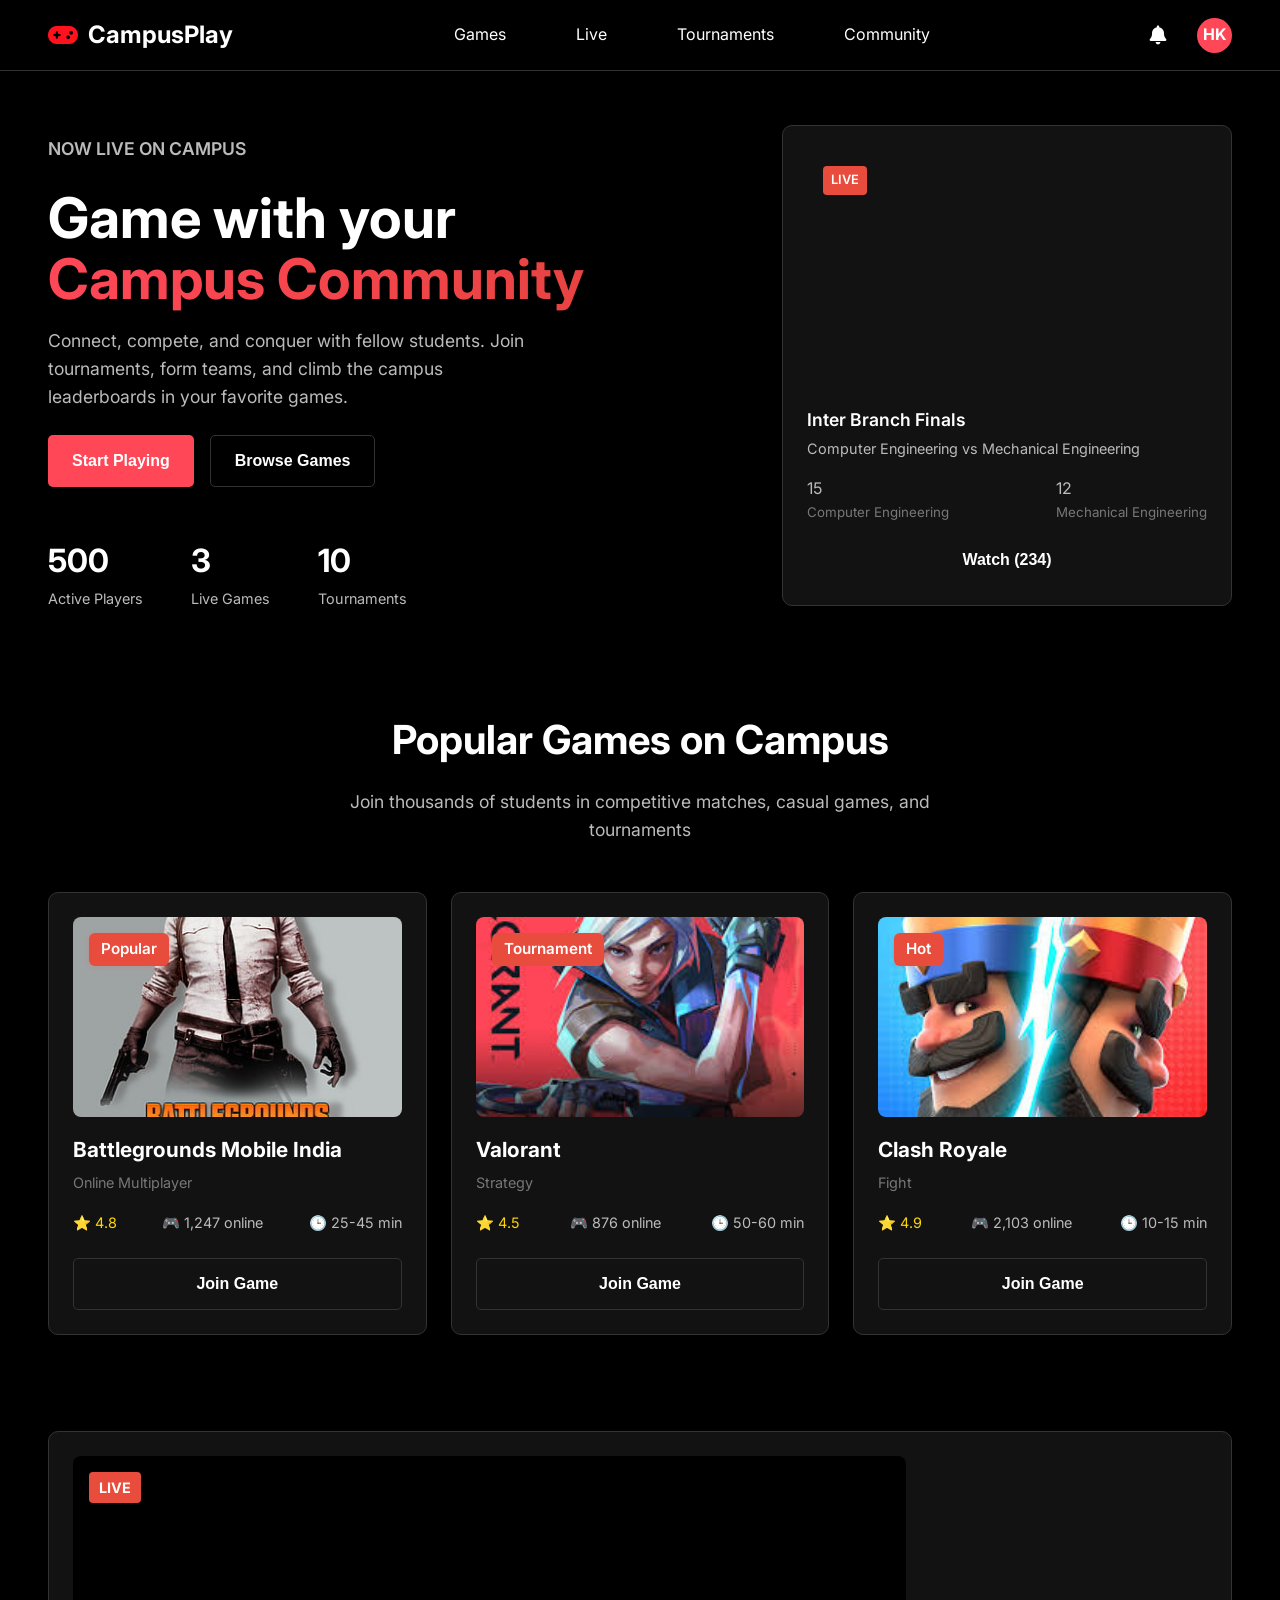
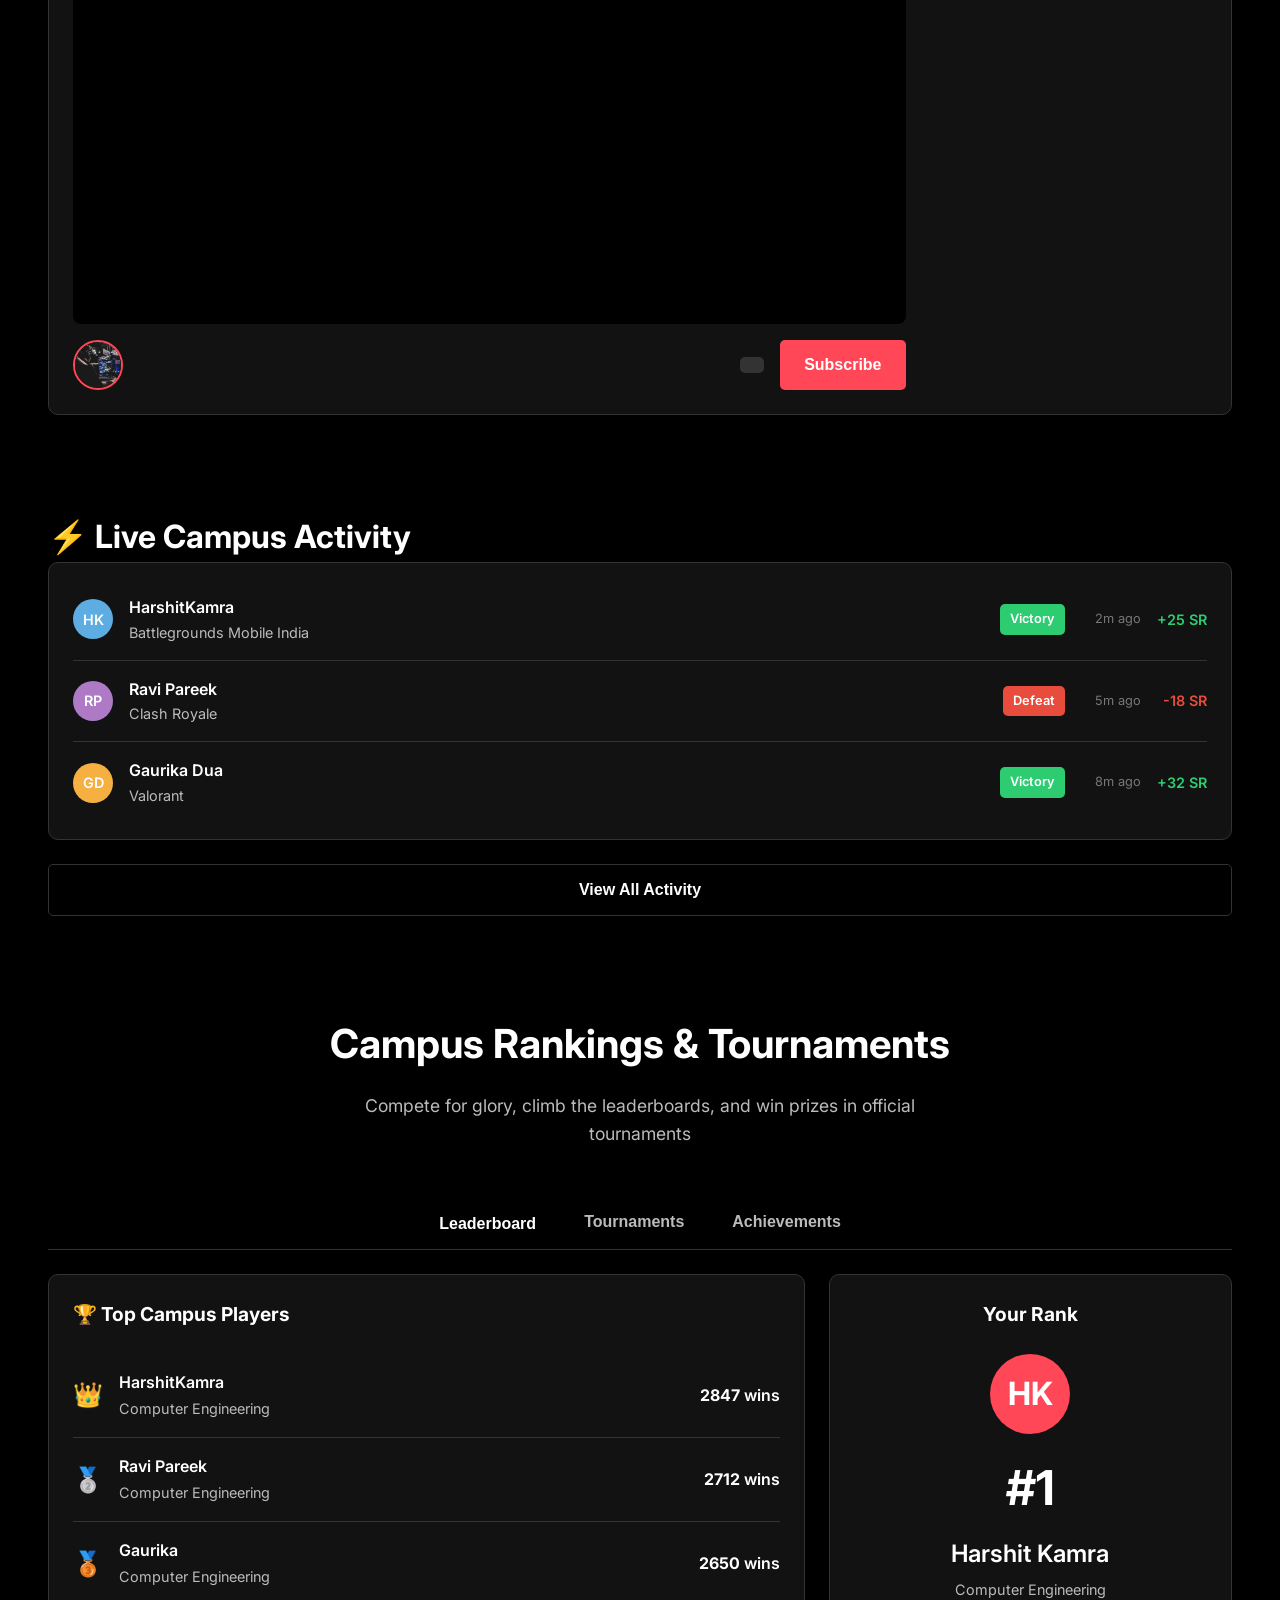
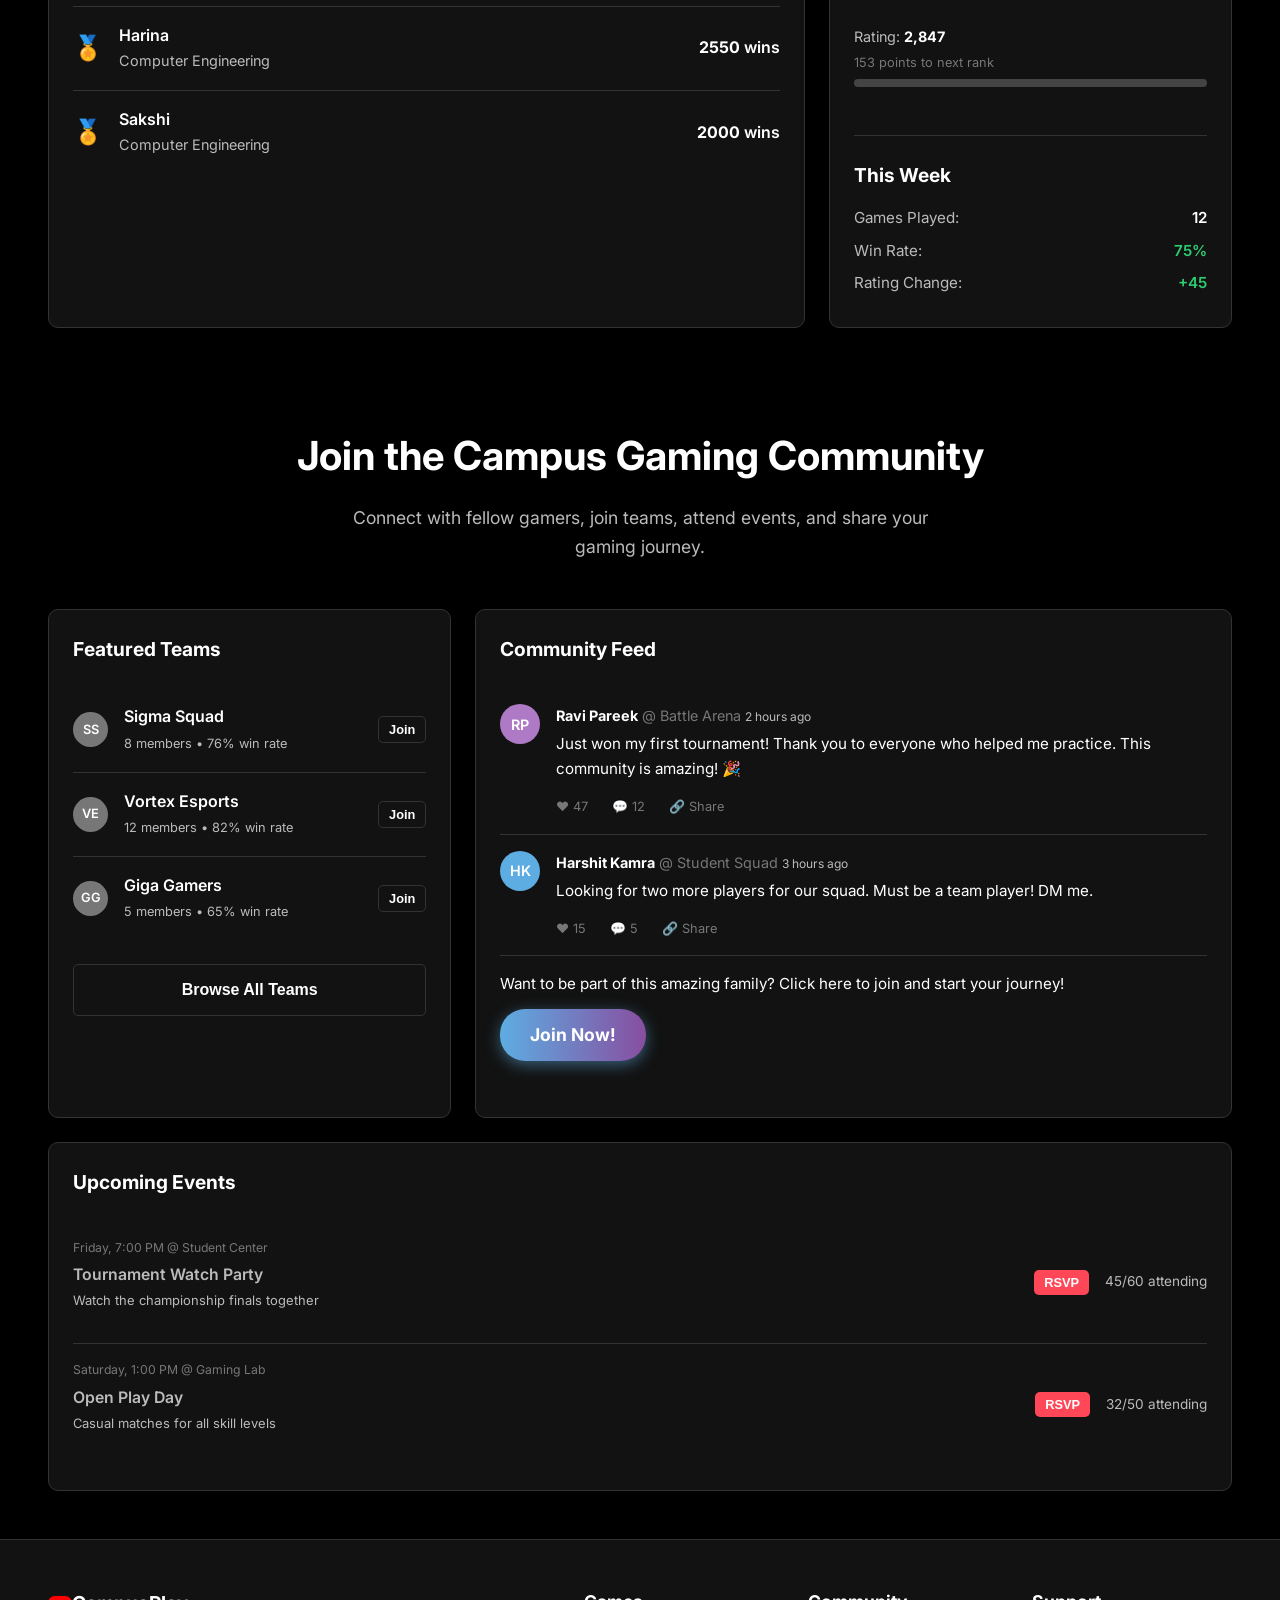
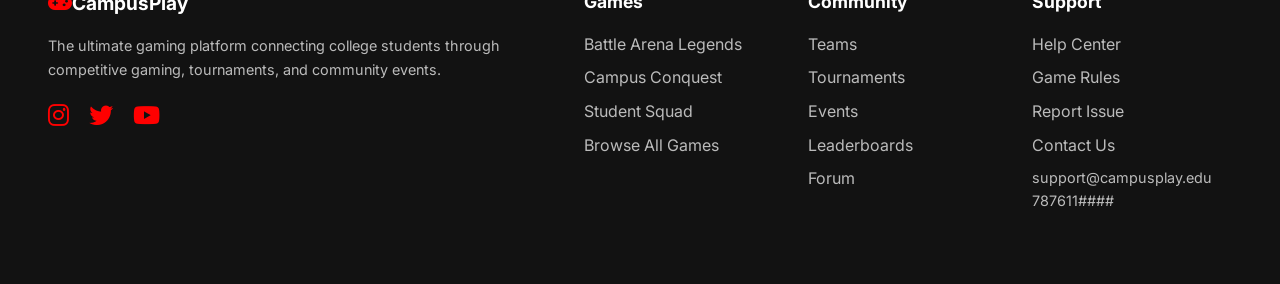
<file: CampusPlay4/CampusPlay/client/index.html>
<!DOCTYPE html>
<html lang="en">
  <head>
    <meta charset="UTF-8" />
    <meta name="viewport" content="width=device-width, initial-scale=1.0" />
    <title>CampusPlay - College Gaming Platform</title>
    <link rel="stylesheet" href="css/style.css" />
    <link rel="preconnect" href="https://fonts.googleapis.com" />
    <link rel="preconnect" href="https://fonts.gstatic.com" crossorigin />
    <link
      rel="stylesheet"
      href="https://cdnjs.cloudflare.com/ajax/libs/font-awesome/6.5.2/css/all.min.css"
    />
    <link
      href="https://fonts.googleapis.com/css2?family=Inter:wght@400;600;700&display=swap"
      rel="stylesheet"
    />
    <link
      href="https://cdnjs.cloudflare.com/ajax/libs/font-awesome/6.0.0/css/all.min.css"
      rel="stylesheet"
    />
  </head>
  <body>
    <header class="main-header">
      <div class="container">
        <div class="logo">
          <i class="fa-solid fa-gamepad" style="color: #fd121d"> </i>
          <!-- <img src="images/ai-powered-device-concept.jpg" alt="CampusPlay Logo"> -->
          <span>CampusPlay</span>
        </div>
        <nav class="main-nav">
          <ul>
            <li><a href="#games">Games</a></li>
            <li><a href="#live">Live</a></li>
            <li><a href="#tournaments">Tournaments</a></li>
            <li><a href="#community">Community</a></li>
          </ul>
        </nav>
        <div class="user-actions">
          <span class="notification-icon"><i class="fas fa-bell"></i></span>
          <div class="user-dropdown" id="user-dropdown">
            <span class="user-initials" id="user-initials">HK</span>
            <div class="dropdown-menu" id="dropdown-menu">
              <a href="login.html" class="dropdown-item" id="login-link"
                >Profile</a
              >
              <a href="login.html" class="dropdown-item" id="signout-link"
                >Sign Out</a
              >
            </div>
          </div>
        </div>
      </div>
    </header>

    <main>
      <section class="hero-section hero-community">
        <div class="container">
          <div class="hero-text-content">
            <p class="live-status">Now Live on Campus</p>
            <h1>Game with your</h1>
            <h1><span class="highlight">Campus Community</span></h1>
            <p>
              Connect, compete, and conquer with fellow students. Join
              tournaments, form teams, and climb the campus leaderboards in your
              favorite games.
            </p>
            <div class="hero-buttons">
              <button class="btn btn-primary">Start Playing</button>
              <button class="btn btn-secondary">Browse Games</button>
            </div>
            <div class="stats-bar">
              <div class="stat-item">
                <strong>500</strong><span>Active Players</span>
              </div>
              <div class="stat-item">
                <strong>3</strong><span>Live Games</span>
              </div>
              <div class="stat-item">
                <strong>10</strong><span>Tournaments</span>
              </div>
            </div>
          </div>
          <div class="hero-image-content">
            <div class="video-wrapper">
              <video
                src="https://videos.pexels.com/video-files/7046607/7046607-hd_1280_720_25fps.mp4"
                class="live-event-thumbnail"
                autoplay
                loop
                muted
                playsinline
              ></video>
              <div class="live-tag">LIVE</div>
            </div>
            <p class="event-title">Inter Branch Finals</p>
            <p class="event-details">
              Computer Engineering vs Mechanical Engineering
            </p>
            <div class="event-stats">
              <span>15 <small>Computer Engineering</small></span>
              <span>12 <small>Mechanical Engineering</small></span>
            </div>
            <button class="btn btn-watch">Watch (234)</button>
          </div>
        </div>
      </section>

      <section class="popular-games-section" id="games">
        <div class="container">
          <h2>Popular Games on Campus</h2>
          <p class="section-description">
            Join thousands of students in competitive matches, casual games, and
            tournaments
          </p>
          <div class="game-cards-grid">
            <div class="game-card">
              <div class="game-thumbnail">
                <img
                  src="images\HD-wallpaper-bgmi-trending-pubg-bgmi-logo-bgmi-iammsa-pubg-thumbnail.jpg"
                  alt="Battlegrounds Mobile India"
                />
                <span class="game-status popular">Popular</span>
              </div>
              <h3>Battlegrounds Mobile India</h3>
              <p class="game-type">Online Multiplayer</p>
              <div class="game-meta">
                <span class="rating">⭐️ 4.8</span>
                <span class="players">🎮 1,247 online</span>
                <span class="time">🕒 25-45 min</span>
              </div>
              <button class="btn btn-secondary full-width join-game-btn">
                Join Game
              </button>
            </div>
            <div class="game-card">
              <div class="game-thumbnail">
                <img src="images/download (1).jpeg" alt="Valorant" />
                <span class="game-status tournament">Tournament</span>
              </div>
              <h3>Valorant</h3>
              <p class="game-type">Strategy</p>
              <div class="game-meta">
                <span class="rating">⭐️ 4.5</span>
                <span class="players">🎮 876 online</span>
                <span class="time">🕒 50-60 min</span>
              </div>
              <button class="btn btn-secondary full-width join-game-btn">
                Join Game
              </button>
            </div>
            <div class="game-card">
              <div class="game-thumbnail">
                <img src="images/download (2).jpeg" alt="Clash Royale" />
                <span class="game-status hot">Hot</span>
              </div>
              <h3>Clash Royale</h3>
              <p class="game-type">Fight</p>
              <div class="game-meta">
                <span class="rating">⭐️ 4.9</span>
                <span class="players">🎮 2,103 online</span>
                <span class="time">🕒 10-15 min</span>
              </div>
              <button class="btn btn-secondary full-width join-game-btn">
                Join Game
              </button>
            </div>
          </div>
        </div>
      </section>

      <section class="featured-streamer-section" id="live">
        <div class="container">
          <div class="streamer-layout">
            <div class="main-stream-player">
              <div class="stream-video-wrapper">
                <!-- ID added to iframe -->
                <iframe
                  id="main-stream-player"
                  src=""
                  frameborder="0"
                  allow="autoplay; encrypted-media"
                  allowfullscreen
                >
                </iframe>
                <div class="live-indicator">LIVE</div>
              </div>
              <div class="stream-info">
                <div class="streamer-details">
                  <!-- ID added to avatar -->
                  <img
                    src="images\avatar1.jpeg"
                    alt="Streamer Avatar"
                    class="streamer-avatar"
                    id="streamer-avatar"
                  />
                  <div>
                    <!-- ID added to name and title -->
                    <h3 class="streamer-name" id="streamer-name"></h3>
                    <p class="stream-title" id="stream-title"></p>
                  </div>
                </div>
                <div class="stream-stats">
                  <!-- ID added to viewer count -->
                  <span class="viewer-count" id="viewer-count"></span>
                  <button class="btn btn-primary">Subscribe</button>
                </div>
              </div>
            </div>
            <!-- ID added to the sidebar list container -->
            <div class="sidebar-stream-list" id="sidebar-stream-list">
              <!-- Content will be generated by JavaScript -->
            </div>
          </div>
        </div>
      </section>

      <section class="live-activity-section">
        <div class="container">
          <h2>⚡ Live Campus Activity</h2>
          <div class="activity-cards">
            <div class="activity-card">
              <span class="user-avatar" style="background-color: #5dade2"
                >HK</span
              >
              <div class="activity-details">
                <p class="username">HarshitKamra</p>
                <p class="game-played">Battlegrounds Mobile India</p>
              </div>
              <span class="status victory">Victory</span>
              <span class="time-ago">2m ago</span>
              <span class="sr-change positive">+25 SR</span>
            </div>
            <div class="activity-card">
              <span class="user-avatar" style="background-color: #af7ac5"
                >RP</span
              >
              <div class="activity-details">
                <p class="username">Ravi Pareek</p>
                <p class="game-played">Clash Royale</p>
              </div>
              <span class="status defeat">Defeat</span>
              <span class="time-ago">5m ago</span>
              <span class="sr-change negative">-18 SR</span>
            </div>
            <div class="activity-card">
              <span class="user-avatar" style="background-color: #f5b041"
                >GD</span
              >
              <div class="activity-details">
                <p class="username">Gaurika Dua</p>
                <p class="game-played">Valorant</p>
              </div>
              <span class="status victory">Victory</span>
              <span class="time-ago">8m ago</span>
              <span class="sr-change positive">+32 SR</span>
            </div>
          </div>
          <button class="btn btn-secondary full-width view-all-activity-btn">
            View All Activity
          </button>
        </div>
      </section>

      <section class="rankings-tournaments-section" id="tournaments">
        <div class="container">
          <h2>Campus Rankings & Tournaments</h2>
          <p class="section-description">
            Compete for glory, climb the leaderboards, and win prizes in
            official tournaments
          </p>
          <div class="tabs">
            <button class="tab-button active">Leaderboard</button>
            <button class="tab-button">Tournaments</button>
            <button class="tab-button">Achievements</button>
          </div>
          <div class="rankings-content">
            <div class="leaderboard-card">
              <h3>🏆 Top Campus Players</h3>
              <ul>
                <li>
                  <span class="rank-icon">👑</span>
                  <div class="player-info">
                    <p>HarshitKamra</p>
                    <small>Computer Engineering</small>
                  </div>
                  <span class="player-stats"><strong>2847</strong> wins</span>
                </li>
                <li>
                  <span class="rank-icon">🥈</span>
                  <div class="player-info">
                    <p>Ravi Pareek</p>
                    <small>Computer Engineering</small>
                  </div>
                  <span class="player-stats"><strong>2712</strong> wins</span>
                </li>
                <li>
                  <span class="rank-icon">🥉</span>
                  <div class="player-info">
                    <p>Gaurika</p>
                    <small>Computer Engineering</small>
                  </div>
                  <span class="player-stats"><strong>2650</strong> wins</span>
                </li>
                <li>
                  <span class="rank-icon">🏅</span>
                  <div class="player-info">
                    <p>Harina</p>
                    <small>Computer Engineering</small>
                  </div>
                  <span class="player-stats"><strong>2550</strong> wins</span>
                </li>
                <li>
                  <span class="rank-icon">🏅</span>
                  <div class="player-info">
                    <p>Sakshi</p>
                    <small>Computer Engineering</small>
                  </div>
                  <span class="player-stats"><strong>2000</strong> wins</span>
                </li>
              </ul>
            </div>
            <div class="user-rank-card">
              <h3>Your Rank</h3>
              <div class="rank-display">
                <div class="user-initials large-avatar">HK</div>
                <div class="rank-number">#1</div>
                <p class="user-name">Harshit Kamra</p>
                <p class="user-dept">Computer Engineering</p>
                <div class="rating-bar">
                  <p>Rating: <strong>2,847</strong></p>
                  <p class="next-rank">153 points to next rank</p>
                  <div class="progress-bar"><div style="width: 70%"></div></div>
                </div>
              </div>
              <div class="weekly-stats">
                <h3>This Week</h3>
                <p>Games Played: <span>12</span></p>
                <p>Win Rate: <span class="positive">75%</span></p>
                <p>Rating Change: <span class="positive">+45</span></p>
              </div>
            </div>
          </div>
        </div>
      </section>

      <section class="community-section" id="community">
        <div class="container">
          <h2>Join the Campus Gaming Community</h2>
          <p class="section-description">
            Connect with fellow gamers, join teams, attend events, and share
            your gaming journey.
          </p>
          <div class="community-grid">
            <div class="featured-teams-card">
              <h3>Featured Teams</h3>
              <ul>
                <li>
                  <span class="team-initials">SS</span>
                  <div class="team-info">
                    <p>Sigma Squad</p>
                    <small>8 members • 76% win rate</small>
                  </div>
                  <button class="btn btn-secondary btn-sm">Join</button>
                </li>
                <li>
                  <span class="team-initials">VE</span>
                  <div class="team-info">
                    <p>Vortex Esports</p>
                    <small>12 members • 82% win rate</small>
                  </div>
                  <button class="btn btn-secondary btn-sm">Join</button>
                </li>
                <li>
                  <span class="team-initials">GG</span>
                  <div class="team-info">
                    <p>Giga Gamers</p>
                    <small>5 members • 65% win rate</small>
                  </div>
                  <button class="btn btn-secondary btn-sm">Join</button>
                </li>
              </ul>
              <button class="btn btn-secondary full-width">
                Browse All Teams
              </button>
            </div>
            <div class="community-feed-card">
              <h3>Community Feed</h3>
              <div class="feed-post">
                <span class="user-avatar" style="background-color: #af7ac5"
                  >RP</span
                >
                <div class="post-content">
                  <p class="post-header">
                    <strong>Ravi Pareek</strong> <span>@ Battle Arena</span>
                    <small>2 hours ago</small>
                  </p>
                  <p class="post-text">
                    Just won my first tournament! Thank you to everyone who
                    helped me practice. This community is amazing! 🎉
                  </p>
                  <div class="post-actions">
                    <span>❤️ 47</span>
                    <span>💬 12</span>
                    <span>🔗 Share</span>
                  </div>
                </div>
              </div>
              <div class="feed-post">
                <span class="user-avatar" style="background-color: #5dade2"
                  >HK</span
                >
                <div class="post-content">
                  <p class="post-header">
                    <strong>Harshit Kamra</strong> <span>@ Student Squad</span>
                    <small>3 hours ago</small>
                  </p>
                  <p class="post-text">
                    Looking for two more players for our squad. Must be a team
                    player! DM me.
                  </p>
                  <div class="post-actions">
                    <span>❤️ 15</span>
                    <span>💬 5</span>
                    <span>🔗 Share</span>
                  </div>
                </div>
              </div>
              <div class="feed-post">
                <div class="community_chat">
                  <p class="post-text">
                    Want to be part of this amazing family? Click here to join
                    and start your journey!
                    <br />
                    <a
                      href="https://chat.whatsapp.com/Iz3JZBQfdce0LZaMRdMcut"
                      class="join-community-link"
                      target="_blank"
                      >Join Now!</a
                    >
                  </p>
                </div>
              </div>
            </div>
          </div>
          <div class="upcoming-events-card">
            <h3>Upcoming Events</h3>
            <ul>
              <li>
                <div class="event-details">
                  <p class="event-time-place">
                    Friday, 7:00 PM @ Student Center
                  </p>
                  <p class="event-title">Tournament Watch Party</p>
                  <p class="event-description">
                    Watch the championship finals together
                  </p>
                </div>
                <button class="btn btn-primary btn-sm rsvp">RSVP</button>
                <span class="attendees">45/60 attending</span>
              </li>
              <li>
                <div class="event-details">
                  <p class="event-time-place">Saturday, 1:00 PM @ Gaming Lab</p>
                  <p class="event-title">Open Play Day</p>
                  <p class="event-description">
                    Casual matches for all skill levels
                  </p>
                </div>
                <button class="btn btn-primary btn-sm rsvp">RSVP</button>
                <span class="attendees">32/50 attending</span>
              </li>
            </ul>
          </div>
        </div>
      </section>
    </main>

    <footer class="main-footer">
      <div class="container">
        <div class="footer-col about-col">
          <div class="logo">
            <a href="#"
              ><i class="fa-solid fa-gamepad" style="color: #ff0000"></i
            ></a>
            <!-- <img src="images/ai-powered-device-concept.jpg" alt="CampusPlay Logo"> -->
            <span>CampusPlay</span>
          </div>
          <p>
            The ultimate gaming platform connecting college students through
            competitive gaming, tournaments, and community events.
          </p>
          <div class="social-links">
            <a href="#"
              ><i class="fa-brands fa-instagram" style="color: #ff0000"></i
            ></a>
            <a href="#"
              ><i class="fa-brands fa-twitter" style="color: #ff0000"></i
            ></a>
            <a href="#"
              ><i class="fa-brands fa-youtube" style="color: #ff0000"></i
            ></a>
          </div>
        </div>
        <div class="footer-col">
          <h3>Games</h3>
          <ul>
            <li><a href="#">Battle Arena Legends</a></li>
            <li><a href="#">Campus Conquest</a></li>
            <li><a href="#">Student Squad</a></li>
            <li><a href="#">Browse All Games</a></li>
          </ul>
        </div>
        <div class="footer-col">
          <h3>Community</h3>
          <ul>
            <li><a href="#">Teams</a></li>
            <li><a href="#">Tournaments</a></li>
            <li><a href="#">Events</a></li>
            <li><a href="#">Leaderboards</a></li>
            <li><a href="#">Forum</a></li>
          </ul>
        </div>
        <div class="footer-col">
          <h3>Support</h3>
          <ul>
            <li><a href="#">Help Center</a></li>
            <li><a href="#">Game Rules</a></li>
            <li><a href="#">Report Issue</a></li>
            <li><a href="#">Contact Us</a></li>
          </ul>
          <p>support@campusplay.edu</p>
          <p>787611####</p>
        </div>
      </div>
    </footer>

    <!-- Link to the new JavaScript file -->
    <script src="js/script.js"></script>
  </body>
</html>
</file>
<file: CampusPlay4/CampusPlay/client/css/style.css>
:root {
  --dark-bg: #000000;
  --card-bg: #121212;
  --text-light: #ffffff;
  --text-medium: #bbbbbb;
  --text-dark: #777777;
  --accent-red: #ff4757;
  --accent-red-dark: #9d1f1f;
  --status-red: #e74c3c;
  --status-green: #2ecc71;
  --border-color: #333333;
  --spacing-xs: 8px;
  --spacing-sm: 16px;
  --spacing-md: 24px;
  --spacing-lg: 48px;
}

* {
  margin: 0;
  padding: 0;
  box-sizing: border-box;
}

html {
  scroll-behavior: var(--text-dark);
}

body {
  font-family: "Inter", sans-serif;
  background-color: var(--dark-bg);
  color: var(--text-light);
  line-height: 1.6;
}

.container {
  width: 100%;
  max-width: 1600px;
  margin: 0 auto;
  padding: 0 var(--spacing-lg);
}

a {
  color: var(--text-light);
  text-decoration: none;
  transition: color 0.3s ease;
}

a:hover {
  color: var(--accent-red);
}

ul {
  list-style: none;
}

img {
  max-width: 100%;
  height: auto;
  display: block;
}

/* ==========================================================================
   Buttons
   ========================================================================== */
.btn {
  padding: var(--spacing-sm) var(--spacing-md);
  border: none;
  border-radius: 5px;
  cursor: pointer;
  font-weight: 600;
  transition: all 0.3s ease;
  font-size: 1em;
}

.btn-primary {
  background-color: var(--accent-red);
  color: var(--text-light);
}

.btn-primary:hover {
  background-color: var(--accent-red-dark);
  transform: translateY(-2px);
  box-shadow: 0 0 8px var(--accent-red);
}

.btn-secondary {
  background-color: transparent;
  border: 1px solid var(--border-color);
  color: var(--text-light);
}

.btn-secondary:hover {
  background-color: var(--card-bg);
  border-color: var(--accent-red);
}

.btn.full-width {
  width: 100%;
}

.btn-sm {
  padding: 5px 10px;
  font-size: 0.8em;
}

/* ==========================================================================
   Header
   ========================================================================== */
.main-header {
  background-color: var(--dark-bg);
  padding: var(--spacing-sm) 0;
  border-bottom: 1px solid var(--border-color);
  position: sticky;
  top: 0;
  z-index: 1000;
}

.main-header .container {
  display: flex;
  justify-content: space-between;
  align-items: center;
}

.main-header .logo {
  display: flex;
  align-items: center;
  font-weight: 700;
  font-size: 1.5em;

  gap: 10px;
}

/* .main-header .logo img {
    height: 35px;
    width: 35px;
    object-fit: cover;
    border-radius: 50%;
    margin-right: 10px;
} */

.main-nav ul {
  display: flex;
  gap: var(--spacing-md);
  gap: 70px;
}

.user-actions {
  display: flex;
  align-items: center;
  gap: var(--spacing-sm);
  gap: 20px;
}

.notification-icon {
  font-size: 1.2em;
  cursor: pointer;
}
.user-dropdown {
  position: relative;
  display: inline-block;
}
.user-initials {
  background: #ff4757;
  color: #fff;
  width: 35px;
  height: 35px;
  border-radius: 50%;
  display: flex;
  align-items: center;
  justify-content: center;
  font-weight: 700;
  font-size: 1em;
  cursor: pointer;
  margin-left: 10px;
}
.dropdown-menu {
  display: none;
  position: absolute;
  right: 0;
  top: 110%;
  background: #121212;
  border-radius: 8px;
  min-width: 120px;
  box-shadow: 0 2px 12px rgba(0, 0, 0, 0.12);
  z-index: 100;
  padding: 8px 0;
}
.dropdown-item {
  color: #fff;
  padding: 10px 20px;
  display: block;
  text-decoration: none;
  font-size: 1em;
  transition: background 0.2s;
}
.dropdown-item:hover {
  background: #ff475621;
}
.user-dropdown.open .dropdown-menu {
  display: block;
}

/* .user-initials {
    background-color: var(--accent-red);
    width: 35px;
    height: 35px;
    border-radius: 50%;
    display: flex;
    justify-content: center;
    align-items: center;
    font-weight: 600;
    font-size: 0.9em;
    cursor: pointer;
} */
/* ==========================================================================
   Hero Section
   ========================================================================== */
.hero-section {
  padding: var(--spacing-lg) 0;
}

.hero-community .container {
  display: flex;
  align-items: center;
  justify-content: space-between;
  gap: var(--spacing-lg);
  flex-wrap: wrap;
}

.hero-text-content {
  flex: 1;
  min-width: 320px;
}

.live-status {
  color: var(--status-green);
  font-size: 0.9em;
  font-weight: 600;
  text-transform: uppercase;
  margin-bottom: var(--spacing-xs);
}

.hero-text-content h1 {
  font-size: 3.5em;
  line-height: 1.1;
}
.hero-text-content h1 .highlight {
  background: linear-gradient(90deg, #ff4757 0%, #e84342 100%);
  -webkit-background-clip: text;
  -webkit-text-fill-color: transparent;
  background-clip: text;
  color: transparent;
}

.hero-text-content > p {
  font-size: 1.1em;
  color: var(--text-medium);
  margin: var(--spacing-sm) 0 var(--spacing-md) 0;
  max-width: 500px;
}

.hero-buttons {
  display: flex;
  gap: var(--spacing-sm);
  margin-bottom: var(--spacing-lg);
}

.stats-bar {
  display: flex;
  gap: var(--spacing-lg);
  margin-top: var(--spacing-md);
}

.stat-item strong {
  display: block;
  font-size: 2em;
  color: var(--text-light);
}

.stat-item span {
  color: var(--text-medium);
  font-size: 0.9em;
}

.hero-image-content {
  flex: 1;
  position: relative;
  max-width: 450px;
  min-width: 320px;
  border-radius: 10px;
  background-color: var(--card-bg);
  padding: var(--spacing-md);
  border: 1px solid var(--border-color);
}

.video-wrapper {
  position: relative;
  margin-bottom: var(--spacing-sm);
  border-radius: 8px;
  overflow: hidden;
}

.live-event-thumbnail {
  width: 100%;
  height: 240px;
  object-fit: cover;
  display: block;
}

.live-tag {
  position: absolute;
  top: var(--spacing-sm);
  left: var(--spacing-sm);
  background-color: var(--status-red);
  color: white;
  padding: 4px 8px;
  border-radius: 4px;
  font-size: 0.8em;
  font-weight: 600;
  z-index: 10;
}

.event-title {
  font-size: 1.2em;
  font-weight: 600;
  margin-bottom: 5px;
}

.event-details {
  color: var(--text-medium);
  font-size: 0.9em;
  margin-bottom: var(--spacing-sm);
}

.event-stats {
  display: flex;
  justify-content: space-between;
  margin-bottom: var(--spacing-sm);
  color: var(--text-medium);
}

.event-stats small {
  display: block;
  color: var(--text-dark);
}

.btn-watch {
  width: 100%;
  background-color: var(--accent-blue);
  color: var(--text-light);
  padding: 12px 24px;
  border: none;
  border-radius: 5px;
  font-weight: 600;
  cursor: pointer;
}

/* ==========================================================================
   Shared Section Heading Styles
   ========================================================================== */
.popular-games-section,
.live-activity-section,
.rankings-tournaments-section,
.community-section,
.featured-streamer-section {
  padding: var(--spacing-lg) 0;
}

.popular-games-section h2,
.rankings-tournaments-section h2,
.community-section h2 {
  font-size: 2.5em;
  margin-bottom: var(--spacing-sm);
  text-align: center;
}
.live-activity-section h2 {
  text-align: left;
  font-size: 2em;
}

.popular-games-section .section-description,
.rankings-tournaments-section .section-description,
.community-section .section-description {
  color: var(--text-medium);
  margin-bottom: var(--spacing-lg);
  font-size: 1.1em;
  max-width: 600px;
  margin-left: auto;
  margin-right: auto;
  text-align: center;
}

/* ==========================================================================
   Popular Games Section
   ========================================================================== */
.game-cards-grid {
  display: grid;
  grid-template-columns: repeat(auto-fit, minmax(300px, 1fr));
  gap: var(--spacing-md);
}

.game-card {
  background-color: var(--card-bg);
  border-radius: 10px;
  text-align: left;
  padding: var(--spacing-md);
  display: flex;
  flex-direction: column;
  box-shadow: 0 4px 10px rgba(0, 0, 0, 0.2);
  border: 1px solid var(--border-color);
  transition: transform 0.3s ease, box-shadow 0.3s ease;
  object-fit: cover;
}

.game-card:hover {
  transform: translateY(-10px);
  box-shadow: 0 8px 20px rgba(107, 32, 32, 1);
}

.game-thumbnail {
  position: relative;
  margin-bottom: var(--spacing-sm);
}

.game-thumbnail img {
  width: 100%;
  height: 200px;
  object-fit: cover;
  display: block;
  border-radius: 8px;
  background-color: #444;
}

.game-status {
  position: absolute;
  top: var(--spacing-sm);
  left: var(--spacing-sm);
  /* color: white;
    padding: 4px 8px; 
    border-radius: 4px;
    font-size: 0.9em;
    font-weight: 600;
    background-color: #e84342; */

  background-color: #ff4757; /* Your accent red color */
  color: #fff; /* White text */
  padding: 4px 12px; /* Space inside tag */
  border-radius: 6px; /* Rounded corners */
  font-weight: 600; /* Bold text */
  font-size: 0.95em; /* Slightly larger font */
  display: inline-block; /* Only as wide as tag text */
  box-shadow: 0 1px 6px rgba(255, 71, 87, 0.18); /* Subtle glow */
}

.game-status.popular {
  background-color: var(--status-red);
}
.game-status.tournament {
  background-color: var(--status-red);
}
.game-status.hot {
  background-color: var(--status-red);
}

.game-card h3 {
  font-size: 1.3em;
  margin-bottom: 5px;
}

.game-card .game-type {
  color: var(--text-dark);
  font-size: 0.9em;
  margin-bottom: var(--spacing-sm);
}

.game-meta {
  display: flex;
  justify-content: space-between;
  align-items: center;
  color: var(--text-medium);
  font-size: 0.9em;
  margin-bottom: var(--spacing-md);
  flex-wrap: wrap;
  gap: var(--spacing-xs);
}

.game-meta span {
  display: flex;
  align-items: center;
  gap: 4px;
}

.game-meta .rating {
  color: gold;
}

.game-card .btn.full-width {
  margin-top: auto;
}

/* ==========================================================================
   Featured Streamer Section
   ========================================================================== */
.streamer-layout {
  display: flex;
  gap: var(--spacing-md);
  background-color: var(--card-bg);
  padding: var(--spacing-md);
  border-radius: 10px;
  border: 1px solid var(--border-color);
}

.main-stream-player {
  flex: 3;
}

.stream-video-wrapper {
  position: relative;
  width: 100%;
  padding-top: 56.25%; /* 16:9 Aspect Ratio */
  background-color: #000;
  border-radius: 8px;
  overflow: hidden;
}

.stream-video-wrapper iframe {
  position: absolute;
  top: 0;
  left: 0;
  width: 100%;
  height: 100%;
}

.live-indicator {
  position: absolute;
  top: var(--spacing-sm);
  left: var(--spacing-sm);
  background-color: var(--status-red);
  color: white;
  padding: 4px 10px;
  border-radius: 4px;
  font-size: 0.9em;
  font-weight: 700;
  z-index: 10;
}

.stream-info {
  display: flex;
  justify-content: space-between;
  align-items: center;
  padding-top: var(--spacing-sm);
}

.streamer-details {
  display: flex;
  align-items: center;
  gap: var(--spacing-sm);
}

.streamer-avatar {
  width: 50px;
  height: 50px;
  border-radius: 50%;
  border: 2px solid var(--accent-red);
  object-fit: cover;
}

.streamer-name {
  font-size: 1.2em;
  font-weight: 700;
}

.stream-title {
  color: var(--text-medium);
  font-size: 0.9em;
}

.stream-stats {
  display: flex;
  align-items: center;
  gap: var(--spacing-sm);
}

.viewer-count {
  background-color: #333;
  padding: 8px 12px;
  border-radius: 5px;
  font-size: 0.9em;
  font-weight: 600;
}

.sidebar-stream-list {
  flex: 1;
  min-width: 250px;
  display: flex;
  flex-direction: column;
  gap: var(--spacing-sm);
}

.sidebar-stream-list h4 {
  font-size: 1.1em;
  border-bottom: 1px solid var(--border-color);
  padding-bottom: var(--spacing-xs);
}

.streamer-card {
  display: flex;
  align-items: center;
  gap: var(--spacing-sm);
  padding: var(--spacing-xs);
  border-radius: 5px;
  cursor: pointer;
  transition: background-color 0.3s ease;
  position: relative;
}

.streamer-card:hover {
  background-color: #333;
}

.streamer-card.active {
  background-color: #77777717;
}

.streamer-card img {
  width: 80px;
  height: 45px;
  object-fit: cover;
  border-radius: 4px;
}

.streamer-card-info p {
  font-size: 0.9em;
}

.streamer-card-info small {
  color: var(--text-dark);
}

.streamer-card .now-playing {
  position: absolute;
  right: var(--spacing-sm);
  font-size: 0.8em;
  color: var(--text-light);
  font-weight: 600;
}

/* ==========================================================================
   Live Activity Section
   ========================================================================== */
.activity-cards {
  background-color: var(--card-bg);
  border-radius: 10px;
  padding: var(--spacing-sm) var(--spacing-md);
  margin-bottom: var(--spacing-md);
  border: 1px solid var(--border-color);
}

.activity-card {
  display: flex;
  align-items: center;
  padding: var(--spacing-sm) 0;
  border-bottom: 1px solid var(--border-color);
}

.activity-card:last-child {
  border-bottom: none;
}

.activity-card .user-avatar {
  width: 40px;
  height: 40px;
  border-radius: 50%;
  display: flex;
  justify-content: center;
  align-items: center;
  font-weight: 600;
  font-size: 0.9em;
  margin-right: var(--spacing-sm);
  flex-shrink: 0;
}

.activity-details {
  flex-grow: 1;
}

.activity-details .username {
  font-weight: 600;
}

.activity-details .game-played {
  color: var(--text-medium);
  font-size: 0.9em;
}

.activity-card .status {
  padding: 5px 10px;
  border-radius: 5px;
  font-size: 0.8em;
  font-weight: 600;
  margin-left: var(--spacing-sm);
  flex-shrink: 0;
}

.activity-card .status.victory {
  background-color: var(--status-green);
  color: white;
}
.activity-card .status.defeat {
  background-color: var(--status-red);
  color: white;
}

.activity-card .time-ago {
  color: var(--text-dark);
  font-size: 0.8em;
  margin-left: var(--spacing-sm);
  min-width: 60px;
  text-align: right;
  flex-shrink: 0;
}

.activity-card .sr-change {
  font-weight: 600;
  font-size: 0.9em;
  margin-left: var(--spacing-sm);
  min-width: 50px;
  text-align: right;
  flex-shrink: 0;
}

.activity-card .sr-change.positive {
  color: var(--status-green);
}
.activity-card .sr-change.negative {
  color: var(--status-red);
}

.view-all-activity-btn {
  width: 100%;
}

/* ==========================================================================
   Rankings & Tournaments Section
   ========================================================================== */
.tabs {
  display: flex;
  justify-content: center;
  margin-bottom: var(--spacing-md);
  border-bottom: 1px solid var(--border-color);
}

.tab-button {
  background-color: transparent;
  border: none;
  color: var(--text-medium);
  padding: var(--spacing-sm) var(--spacing-md);
  cursor: pointer;
  font-size: 1em;
  font-weight: 600;
  transition: color 0.3s ease, border-bottom 0.3s ease;
  border-bottom: 3px solid transparent;
  transform: translateY(1px);
}

.tab-button:hover,
.tab-button.active {
  color: var(--text-light);
  border-bottom: 3px solid var(--accent-blue);
}

.rankings-content {
  display: flex;
  gap: var(--spacing-md);
  flex-wrap: wrap;
}

.leaderboard-card,
.user-rank-card {
  background-color: var(--card-bg);
  border-radius: 10px;
  padding: var(--spacing-md);
  box-shadow: 0 4px 10px rgba(0, 0, 0, 0.2);
  border: 1px solid var(--border-color);
}

.leaderboard-card {
  flex: 2;
  min-width: 400px;
}
.user-rank-card {
  flex: 1;
  min-width: 300px;
  text-align: center;
}

.leaderboard-card h3,
.user-rank-card h3 {
  font-size: 1.2em;
  margin-bottom: var(--spacing-md);
}

.leaderboard-card ul li {
  display: flex;
  align-items: center;
  padding: var(--spacing-sm) 0;
  border-bottom: 1px solid var(--border-color);
}

.leaderboard-card ul li:last-child {
  border-bottom: none;
}

.rank-icon {
  font-size: 1.5em;
  margin-right: var(--spacing-sm);
}
.player-info {
  flex-grow: 1;
  text-align: left;
}
.player-info p {
  font-weight: 600;
}
.player-info small {
  color: var(--text-medium);
  font-size: 0.9em;
}
.player-stats {
  font-weight: 600;
  color: var(--accent-blue);
}

.user-rank-card .large-avatar {
  width: 80px;
  height: 80px;
  border-radius: 50%;
  margin: 0 auto var(--spacing-sm);
  border: 3px solid var(--accent-blue);
  font-size: 2em;
  display: flex;
  align-items: center;
  justify-content: center;
}

.rank-display .rank-number {
  font-size: 3em;
  font-weight: 700;
  color: var(--accent-blue);
  margin-bottom: var(--spacing-xs);
}

.user-name {
  font-size: 1.5em;
  font-weight: 600;
  margin-bottom: 5px;
}
.user-dept {
  color: var(--text-medium);
  font-size: 0.9em;
  margin-bottom: var(--spacing-md);
}

.rating-bar {
  text-align: left;
  margin-top: var(--spacing-md);
}
.rating-bar p {
  font-size: 0.9em;
  color: var(--text-medium);
  margin-bottom: 5px;
}
.rating-bar p strong {
  color: var(--text-light);
}
.rating-bar .next-rank {
  font-size: 0.8em;
  color: var(--text-dark);
}

.progress-bar {
  background-color: #444;
  height: 8px;
  border-radius: 4px;
  overflow: hidden;
  margin-top: 5px;
}
.progress-bar div {
  background-color: var(--accent-blue);
  height: 100%;
  border-radius: 4px;
}

.weekly-stats {
  text-align: left;
  margin-top: var(--spacing-lg);
  border-top: 1px solid var(--border-color);
  padding-top: var(--spacing-md);
}

.weekly-stats h3 {
  margin-bottom: var(--spacing-sm);
}
.weekly-stats p {
  display: flex;
  justify-content: space-between;
  font-size: 0.95em;
  color: var(--text-medium);
  margin-bottom: 8px;
}
.weekly-stats p span {
  font-weight: 600;
  color: var(--text-light);
}
.weekly-stats p span.positive {
  color: var(--status-green);
}
.weekly-stats p span.negative {
  color: var(--status-red);
}

/* ==========================================================================
   Community Section
   ========================================================================== */
.community-grid {
  display: flex;
  gap: var(--spacing-md);
  margin-bottom: var(--spacing-md);
  flex-wrap: wrap;
}

.featured-teams-card,
.community-feed-card,
.upcoming-events-card {
  background-color: var(--card-bg);
  border-radius: 10px;
  padding: var(--spacing-md);
  border: 1px solid var(--border-color);
}

.featured-teams-card {
  flex: 1;
  min-width: 300px;
}
.community-feed-card {
  flex: 2;
  min-width: 400px;
}

.featured-teams-card h3,
.community-feed-card h3,
.upcoming-events-card h3 {
  font-size: 1.2em;
  margin-bottom: var(--spacing-md);
}

.featured-teams-card ul li {
  display: flex;
  align-items: center;
  padding: var(--spacing-sm) 0;
  border-bottom: 1px solid var(--border-color);
}
.featured-teams-card ul li:last-child {
  border-bottom: none;
}

.team-initials {
  background-color: var(--text-dark);
  width: 35px;
  height: 35px;
  border-radius: 50%;
  display: flex;
  justify-content: center;
  align-items: center;
  font-weight: 600;
  font-size: 0.8em;
  margin-right: var(--spacing-sm);
  flex-shrink: 0;
}

.team-info {
  flex-grow: 1;
  text-align: left;
}
.team-info p {
  font-weight: 600;
}
.team-info small {
  color: var(--text-medium);
  font-size: 0.8em;
}
.featured-teams-card .full-width {
  margin-top: var(--spacing-md);
}

.feed-post {
  display: flex;
  padding: var(--spacing-sm) 0;
  border-bottom: 1px solid var(--border-color);
}
.feed-post:last-child {
  border-bottom: none;
}
.feed-post .user-avatar {
  width: 40px;
  height: 40px;
  border-radius: 50%;
  font-weight: 600;
  font-size: 0.9em;
  margin-right: var(--spacing-sm);
  flex-shrink: 0;
  display: flex;
  justify-content: center;
  align-items: center;
}

/* JOIN NOW BUTTON  */
.join-community-link {
  display: inline-block;
  margin-top: 12px;
  padding: 12px 30px;
  font-size: 1.1rem;
  font-weight: bold;
  color: #fff;
  background: linear-gradient(90deg, #5dade2 0%, #884ea0 100%);
  border-radius: 25px;
  text-decoration: none;
  box-shadow: 0 4px 15px rgba(93, 173, 226, 0.5);
  transition: background 0.3s ease, box-shadow 0.3s ease;
}

.join-community-link:hover {
  background: linear-gradient(90deg, #884ea0 0%, #5dade2 100%);
  box-shadow: 0 6px 20px rgba(136, 78, 160, 0.7);
  cursor: pointer;
  color: inherit;
  border-color: initial;
  cursor: pointer;
}

.post-content {
  flex-grow: 1;
}
.post-header {
  font-size: 0.9em;
  color: var(--text-medium);
  margin-bottom: 5px;
}
.post-header strong {
  color: var(--text-light);
}
.post-header span {
  color: var(--text-dark);
}
.post-text {
  font-size: 0.95em;
  margin-bottom: var(--spacing-sm);
}

.post-actions {
  display: flex;
  gap: var(--spacing-md);
  font-size: 0.8em;
  color: var(--text-dark);
}
.post-actions span {
  cursor: pointer;
  transition: color 0.3s ease;
}
.post-actions span:hover {
  color: var(--accent-blue);
}

.upcoming-events-card {
  margin-top: var(--spacing-md);
}
.upcoming-events-card ul li {
  display: flex;
  align-items: center;
  flex-wrap: wrap;
  padding: var(--spacing-sm) 0;
  border-bottom: 1px solid var(--border-color);
}
.upcoming-events-card ul li:last-child {
  border-bottom: none;
}

.event-details {
  flex-grow: 1;
  text-align: left;
  margin-right: var(--spacing-sm);
}
.event-time-place {
  color: var(--text-dark);
  font-size: 0.85em;
  margin-bottom: 5px;
}
.event-title {
  font-weight: 600;
  font-size: 1.1em;
  margin-bottom: 3px;
}
.event-description {
  color: var(--text-medium);
  font-size: 0.9em;
}
.upcoming-events-card .btn.rsvp {
  flex-shrink: 0;
  margin-left: auto;
}
.upcoming-events-card .attendees {
  color: var(--text-medium);
  font-size: 0.85em;
  margin-left: var(--spacing-sm);
  flex-shrink: 0;
  min-width: 80px;
  text-align: right;
}

/* ==========================================================================
   Footer
   ========================================================================== */
.main-footer {
  background-color: var(--card-bg);
  padding: var(--spacing-lg) 0;
  border-top: 1px solid var(--border-color);
}

.main-footer .container {
  display: flex;
  justify-content: space-between;
  flex-wrap: wrap;
  gap: var(--spacing-md);
}

.footer-col {
  flex: 1;
  min-width: 200px;
  margin-bottom: var(--spacing-md);
}

.footer-col.about-col {
  flex-basis: 30%;
}
.footer-col .logo {
  display: flex;
  align-items: center;
  font-weight: 700;
  font-size: 1.2em;
  margin-bottom: var(--spacing-sm);
}
.footer-col .logo img {
  height: 25px;
  width: 25px;
  object-fit: cover;
  border-radius: 50%;
  margin-right: var(--spacing-xs);
}
.footer-col h3 {
  font-size: 1.1em;
  margin-bottom: var(--spacing-sm);
}
.footer-col ul li {
  margin-bottom: var(--spacing-xs);
}
.footer-col ul li a {
  color: var(--text-medium);
}
.footer-col .social-links {
  margin-top: var(--spacing-sm);
}
.footer-col .social-links a {
  font-size: 1.5em;
  margin-right: var(--spacing-sm);
  color: var(--text-medium);
}
.footer-col p {
  color: var(--text-medium);
  font-size: 0.9em;
}

/* ==========================================================================
   Media Queries for Responsiveness
   ========================================================================== */
@media (max-width: 992px) {
  .hero-text-content h1 {
    font-size: 2.8em;
  }
  .rankings-content {
    flex-direction: column;
  }
  .leaderboard-card,
  .user-rank-card {
    min-width: 100%;
  }
  .streamer-layout {
    flex-direction: column;
  }
}

@media (max-width: 768px) {
  .container {
    padding: 0 var(--spacing-md);
  }
  .main-header .container {
    flex-direction: column;
    gap: var(--spacing-sm);
  }
  .main-nav ul {
    justify-content: center;
    width: 100%;
  }
  .hero-community .container {
    flex-direction: column;
    text-align: center;
  }
  .hero-text-content > p {
    margin-left: auto;
    margin-right: auto;
  }
  .hero-buttons,
  .stats-bar {
    justify-content: center;
  }
  .community-grid {
    flex-direction: column;
  }
  .featured-teams-card,
  .community-feed-card {
    min-width: 100%;
  }
  .upcoming-events-card ul li {
    flex-direction: column;
    align-items: flex-start;
  }
  .upcoming-events-card .btn.rsvp {
    margin: var(--spacing-sm) 0 0 0;
    width: 100%;
    order: 3;
  }
  .upcoming-events-card .attendees {
    margin: var(--spacing-xs) 0 0 0;
    width: 100%;
    text-align: left;
    order: 4;
  }
  .event-details {
    margin-right: 0;
    width: 100%;
    order: 1;
  }
  .stream-info {
    flex-direction: column;
    align-items: flex-start;
    gap: var(--spacing-sm);
  }
}

@media (max-width: 600px) {
  .game-cards-grid {
    grid-template-columns: 1fr;
  }
  .activity-card {
    flex-wrap: wrap;
    justify-content: space-between;
  }
  .activity-details {
    flex-basis: 70%;
    margin-bottom: var(--spacing-xs);
  }
  .status,
  .time-ago,
  .sr-change {
    margin-left: 0;
    margin-top: var(--spacing-xs);
    flex-basis: auto;
  }
  .footer-col {
    min-width: 100%;
    text-align: center;
  }
  .footer-col .logo,
  .footer-col .social-links {
    justify-content: center;
  }
}
</file>
